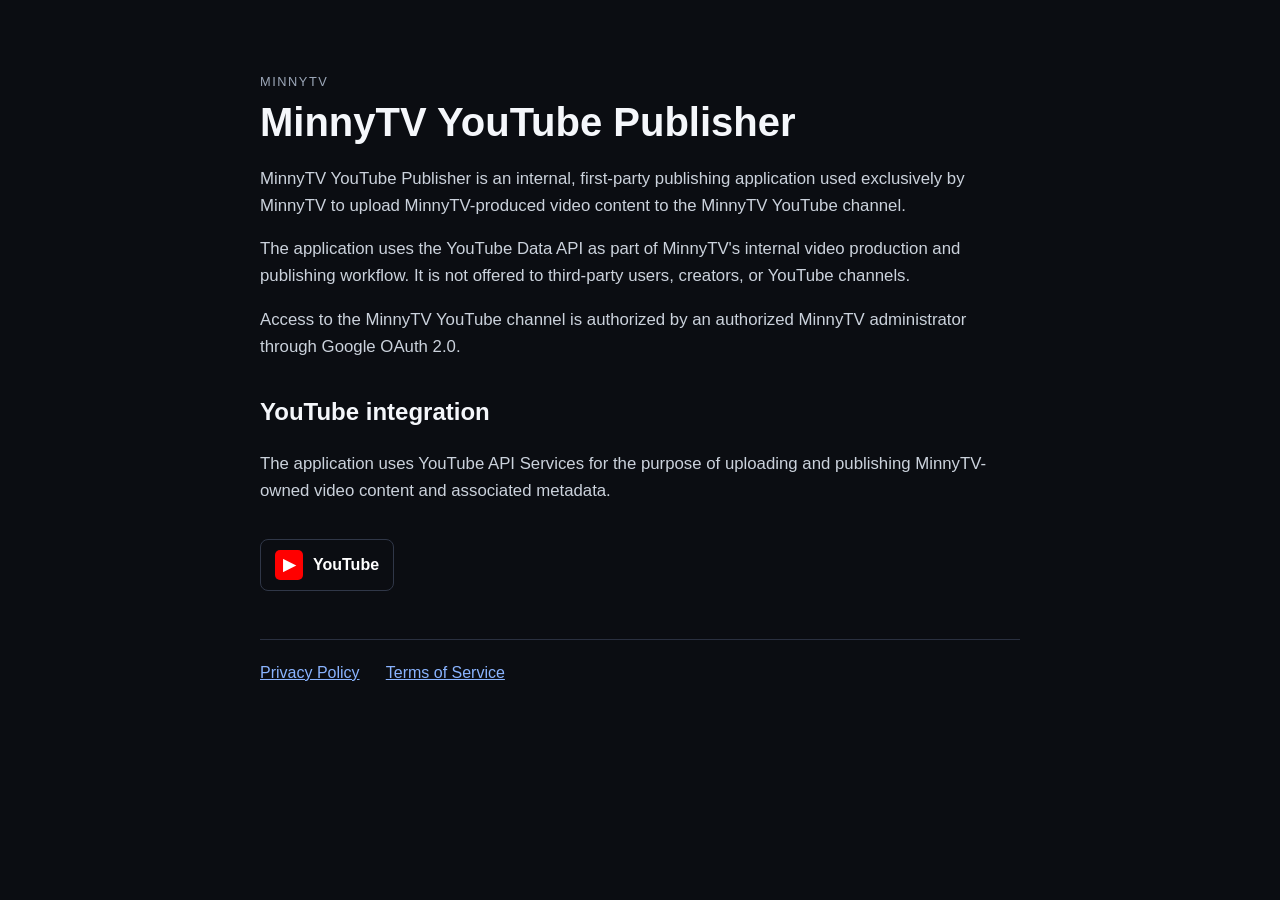
<file: minnytv/index.html>
<!doctype html>
<html lang="en">
<head>
  <meta charset="utf-8">
  <meta name="viewport" content="width=device-width, initial-scale=1">
  <title>MinnyTV YouTube Publisher</title>
  <meta name="description"
        content="Information about the MinnyTV YouTube Publisher internal application.">

  <style>
    body {
      margin: 0;
      font-family: Arial, Helvetica, sans-serif;
      background: #0b0d12;
      color: #f5f7fb;
      line-height: 1.6;
    }

    main {
      max-width: 760px;
      margin: 0 auto;
      padding: 72px 24px;
    }

    .eyebrow {
      color: #9ca7b8;
      text-transform: uppercase;
      letter-spacing: .12em;
      font-size: .8rem;
    }

    h1 {
      font-size: 2.5rem;
      line-height: 1.15;
      margin: .4rem 0 1.3rem;
    }

    h2 {
      margin-top: 2rem;
    }

    p {
      color: #cbd2dc;
      font-size: 1.05rem;
    }

    .youtube {
      display: inline-flex;
      align-items: center;
      gap: 10px;
      margin-top: 18px;
      padding: 10px 14px;
      border: 1px solid #303748;
      border-radius: 8px;
      text-decoration: none;
      color: #fff;
      font-weight: bold;
    }

    .play {
      background: #ff0000;
      color: white;
      padding: 2px 8px;
      border-radius: 5px;
    }

    a {
      color: #8ab4ff;
    }

    footer {
      margin-top: 48px;
      padding-top: 20px;
      border-top: 1px solid #2a3040;
      color: #9ca7b8;
    }

    footer a {
      margin-right: 22px;
    }
  </style>
</head>

<body>
<main>

  <div class="eyebrow">MinnyTV</div>

  <h1>MinnyTV YouTube Publisher</h1>

  <p>
    MinnyTV YouTube Publisher is an internal, first-party publishing
    application used exclusively by MinnyTV to upload MinnyTV-produced
    video content to the MinnyTV YouTube channel.
  </p>

  <p>
    The application uses the YouTube Data API as part of MinnyTV's
    internal video production and publishing workflow. It is not offered
    to third-party users, creators, or YouTube channels.
  </p>

  <p>
    Access to the MinnyTV YouTube channel is authorized by an authorized
    MinnyTV administrator through Google OAuth 2.0.
  </p>

  <h2>YouTube integration</h2>

  <p>
    The application uses YouTube API Services for the purpose of
    uploading and publishing MinnyTV-owned video content and associated
    metadata.
  </p>

  <a class="youtube"
     href="https://www.youtube.com/"
     target="_blank"
     rel="noopener">
    <span class="play">▶</span>
    YouTube
  </a>

  <footer>
    <a href="/minnytv/privacy/">Privacy Policy</a>
    <a href="/minnytv/terms/">Terms of Service</a>
  </footer>

</main>
</body>
</html>
</file>
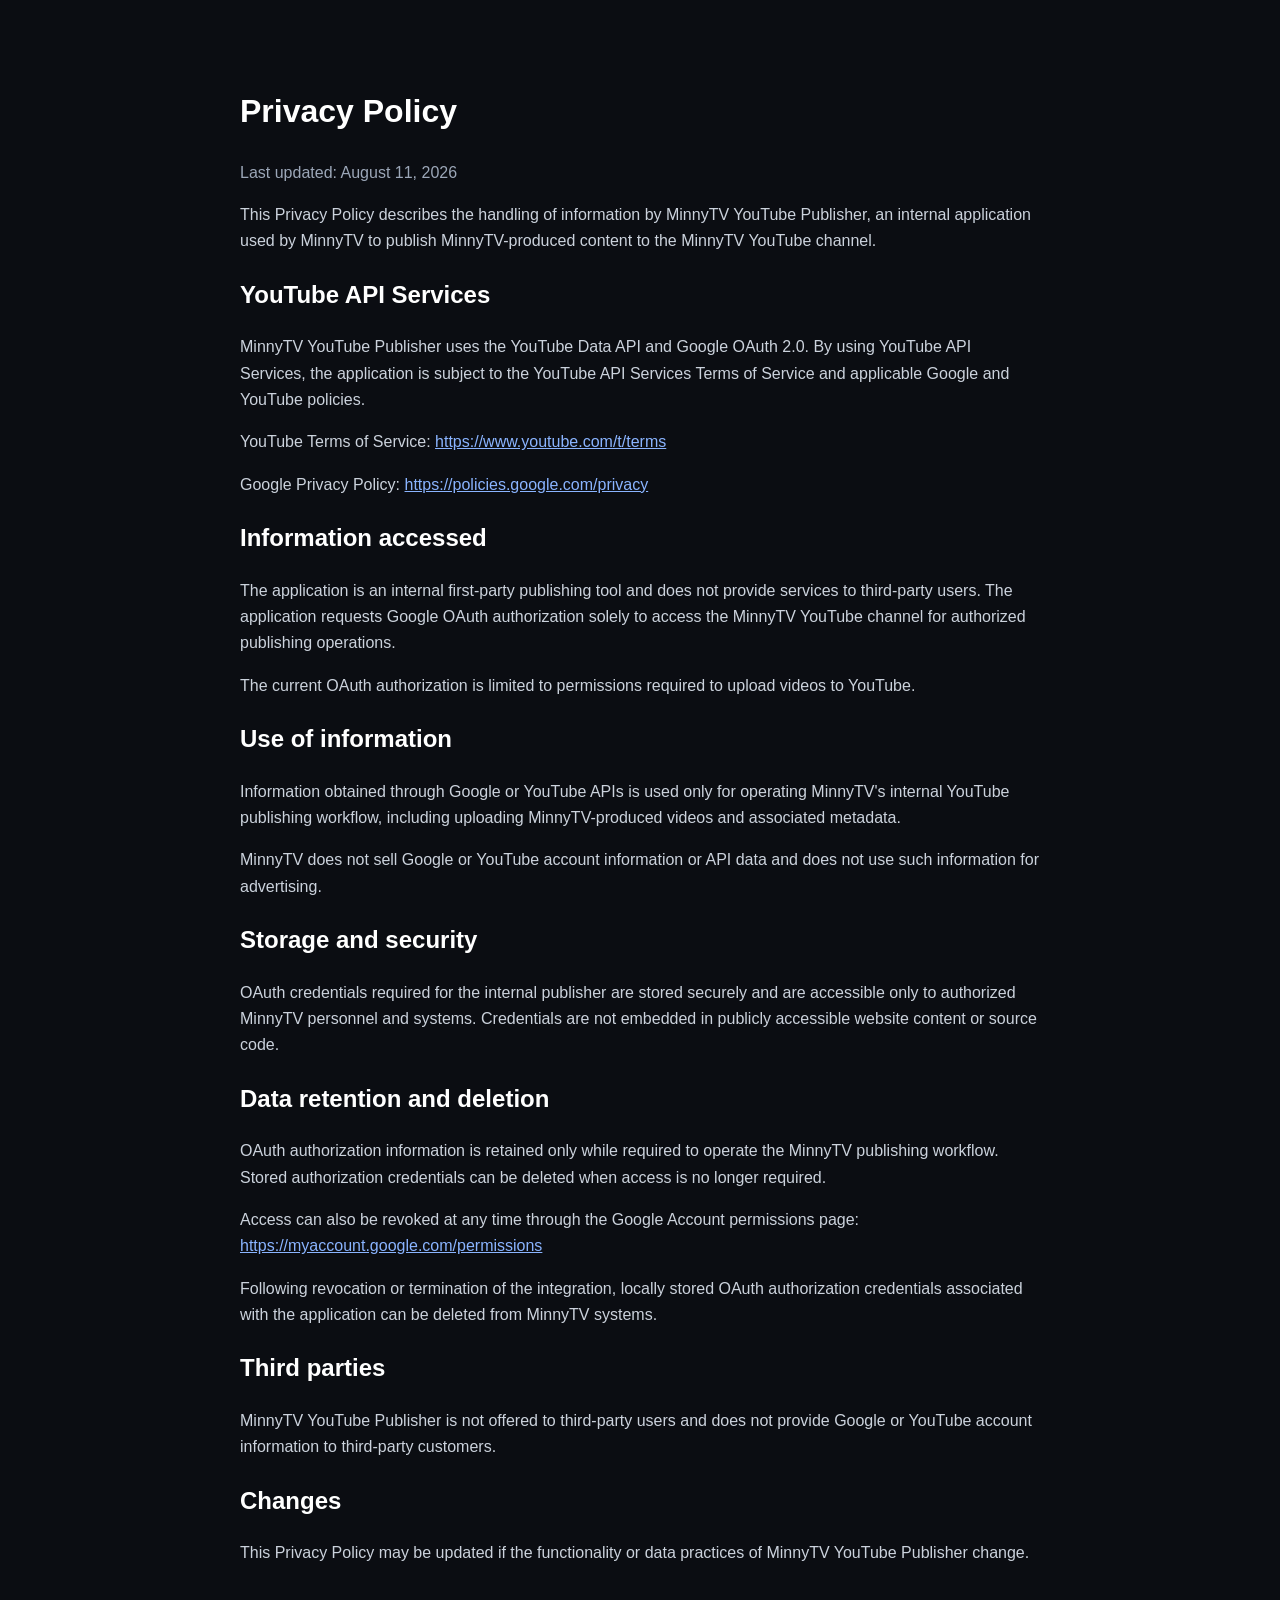
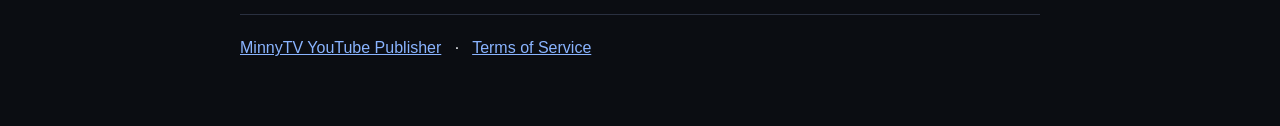
<file: minnytv/privacy/index.html>
<!doctype html>
<html lang="en">
<head>
  <meta charset="utf-8">
  <meta name="viewport" content="width=device-width, initial-scale=1">
  <title>Privacy Policy — MinnyTV YouTube Publisher</title>

  <style>
    body {
      margin: 0;
      font-family: Arial, Helvetica, sans-serif;
      background: #0b0d12;
      color: #f5f7fb;
      line-height: 1.65;
    }

    main {
      max-width: 800px;
      margin: 0 auto;
      padding: 64px 24px;
    }

    h1, h2 {
      color: #fff;
    }

    p, li {
      color: #cbd2dc;
    }

    a {
      color: #8ab4ff;
    }

    .updated {
      color: #9ca7b8;
    }

    footer {
      margin-top: 48px;
      padding-top: 20px;
      border-top: 1px solid #2a3040;
    }
  </style>
</head>

<body>
<main>

  <h1>Privacy Policy</h1>

  <p class="updated">Last updated: August 11, 2026</p>

  <p>
    This Privacy Policy describes the handling of information by
    MinnyTV YouTube Publisher, an internal application used by MinnyTV
    to publish MinnyTV-produced content to the MinnyTV YouTube channel.
  </p>

  <h2>YouTube API Services</h2>

  <p>
    MinnyTV YouTube Publisher uses the YouTube Data API and Google
    OAuth 2.0. By using YouTube API Services, the application is subject
    to the YouTube API Services Terms of Service and applicable Google
    and YouTube policies.
  </p>

  <p>
    YouTube Terms of Service:
    <a href="https://www.youtube.com/t/terms"
       target="_blank" rel="noopener">
       https://www.youtube.com/t/terms
    </a>
  </p>

  <p>
    Google Privacy Policy:
    <a href="https://policies.google.com/privacy"
       target="_blank" rel="noopener">
       https://policies.google.com/privacy
    </a>
  </p>

  <h2>Information accessed</h2>

  <p>
    The application is an internal first-party publishing tool and does
    not provide services to third-party users. The application requests
    Google OAuth authorization solely to access the MinnyTV YouTube
    channel for authorized publishing operations.
  </p>

  <p>
    The current OAuth authorization is limited to permissions required
    to upload videos to YouTube.
  </p>

  <h2>Use of information</h2>

  <p>
    Information obtained through Google or YouTube APIs is used only
    for operating MinnyTV's internal YouTube publishing workflow,
    including uploading MinnyTV-produced videos and associated metadata.
  </p>

  <p>
    MinnyTV does not sell Google or YouTube account information or API
    data and does not use such information for advertising.
  </p>

  <h2>Storage and security</h2>

  <p>
    OAuth credentials required for the internal publisher are stored
    securely and are accessible only to authorized MinnyTV personnel
    and systems. Credentials are not embedded in publicly accessible
    website content or source code.
  </p>

  <h2>Data retention and deletion</h2>

  <p>
    OAuth authorization information is retained only while required to
    operate the MinnyTV publishing workflow. Stored authorization
    credentials can be deleted when access is no longer required.
  </p>

  <p>
    Access can also be revoked at any time through the Google Account
    permissions page:
    <a href="https://myaccount.google.com/permissions"
       target="_blank" rel="noopener">
       https://myaccount.google.com/permissions
    </a>
  </p>

  <p>
    Following revocation or termination of the integration, locally
    stored OAuth authorization credentials associated with the
    application can be deleted from MinnyTV systems.
  </p>

  <h2>Third parties</h2>

  <p>
    MinnyTV YouTube Publisher is not offered to third-party users and
    does not provide Google or YouTube account information to
    third-party customers.
  </p>

  <h2>Changes</h2>

  <p>
    This Privacy Policy may be updated if the functionality or data
    practices of MinnyTV YouTube Publisher change.
  </p>

  <footer>
    <a href="/minnytv/">MinnyTV YouTube Publisher</a>
    &nbsp; · &nbsp;
    <a href="/minnytv/terms/">Terms of Service</a>
  </footer>

</main>
</body>
</html>
</file>
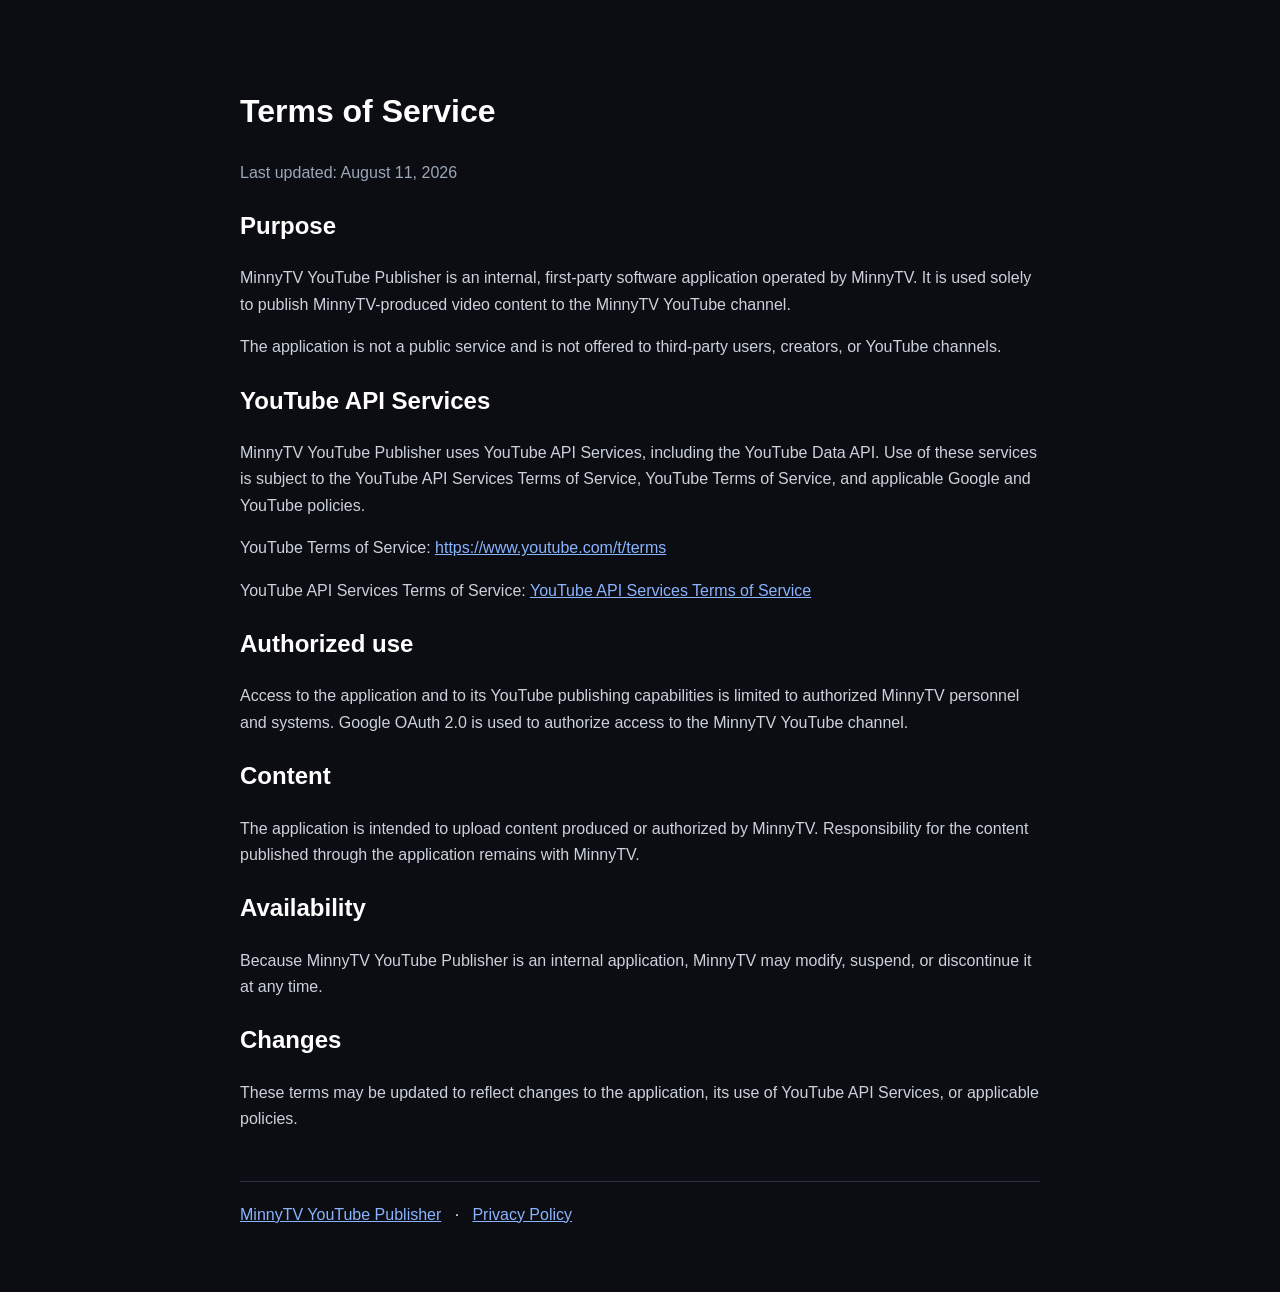
<file: minnytv/terms/index.html>
<!doctype html>
<html lang="en">
<head>
  <meta charset="utf-8">
  <meta name="viewport" content="width=device-width, initial-scale=1">
  <title>Terms of Service — MinnyTV YouTube Publisher</title>

  <style>
    body {
      margin: 0;
      font-family: Arial, Helvetica, sans-serif;
      background: #0b0d12;
      color: #f5f7fb;
      line-height: 1.65;
    }

    main {
      max-width: 800px;
      margin: 0 auto;
      padding: 64px 24px;
    }

    h1, h2 {
      color: #fff;
    }

    p {
      color: #cbd2dc;
    }

    a {
      color: #8ab4ff;
    }

    .updated {
      color: #9ca7b8;
    }

    footer {
      margin-top: 48px;
      padding-top: 20px;
      border-top: 1px solid #2a3040;
    }
  </style>
</head>

<body>
<main>

  <h1>Terms of Service</h1>

  <p class="updated">Last updated: August 11, 2026</p>

  <h2>Purpose</h2>

  <p>
    MinnyTV YouTube Publisher is an internal, first-party software
    application operated by MinnyTV. It is used solely to publish
    MinnyTV-produced video content to the MinnyTV YouTube channel.
  </p>

  <p>
    The application is not a public service and is not offered to
    third-party users, creators, or YouTube channels.
  </p>

  <h2>YouTube API Services</h2>

  <p>
    MinnyTV YouTube Publisher uses YouTube API Services, including the
    YouTube Data API. Use of these services is subject to the YouTube
    API Services Terms of Service, YouTube Terms of Service, and
    applicable Google and YouTube policies.
  </p>

  <p>
    YouTube Terms of Service:
    <a href="https://www.youtube.com/t/terms"
       target="_blank" rel="noopener">
       https://www.youtube.com/t/terms
    </a>
  </p>

  <p>
    YouTube API Services Terms of Service:
    <a href="https://developers.google.com/youtube/terms/api-services-terms-of-service"
       target="_blank" rel="noopener">
       YouTube API Services Terms of Service
    </a>
  </p>

  <h2>Authorized use</h2>

  <p>
    Access to the application and to its YouTube publishing
    capabilities is limited to authorized MinnyTV personnel and
    systems. Google OAuth 2.0 is used to authorize access to the
    MinnyTV YouTube channel.
  </p>

  <h2>Content</h2>

  <p>
    The application is intended to upload content produced or
    authorized by MinnyTV. Responsibility for the content published
    through the application remains with MinnyTV.
  </p>

  <h2>Availability</h2>

  <p>
    Because MinnyTV YouTube Publisher is an internal application,
    MinnyTV may modify, suspend, or discontinue it at any time.
  </p>

  <h2>Changes</h2>

  <p>
    These terms may be updated to reflect changes to the application,
    its use of YouTube API Services, or applicable policies.
  </p>

  <footer>
    <a href="/minnytv/">MinnyTV YouTube Publisher</a>
    &nbsp; · &nbsp;
    <a href="/minnytv/privacy/">Privacy Policy</a>
  </footer>

</main>
</body>
</html>
</file>
